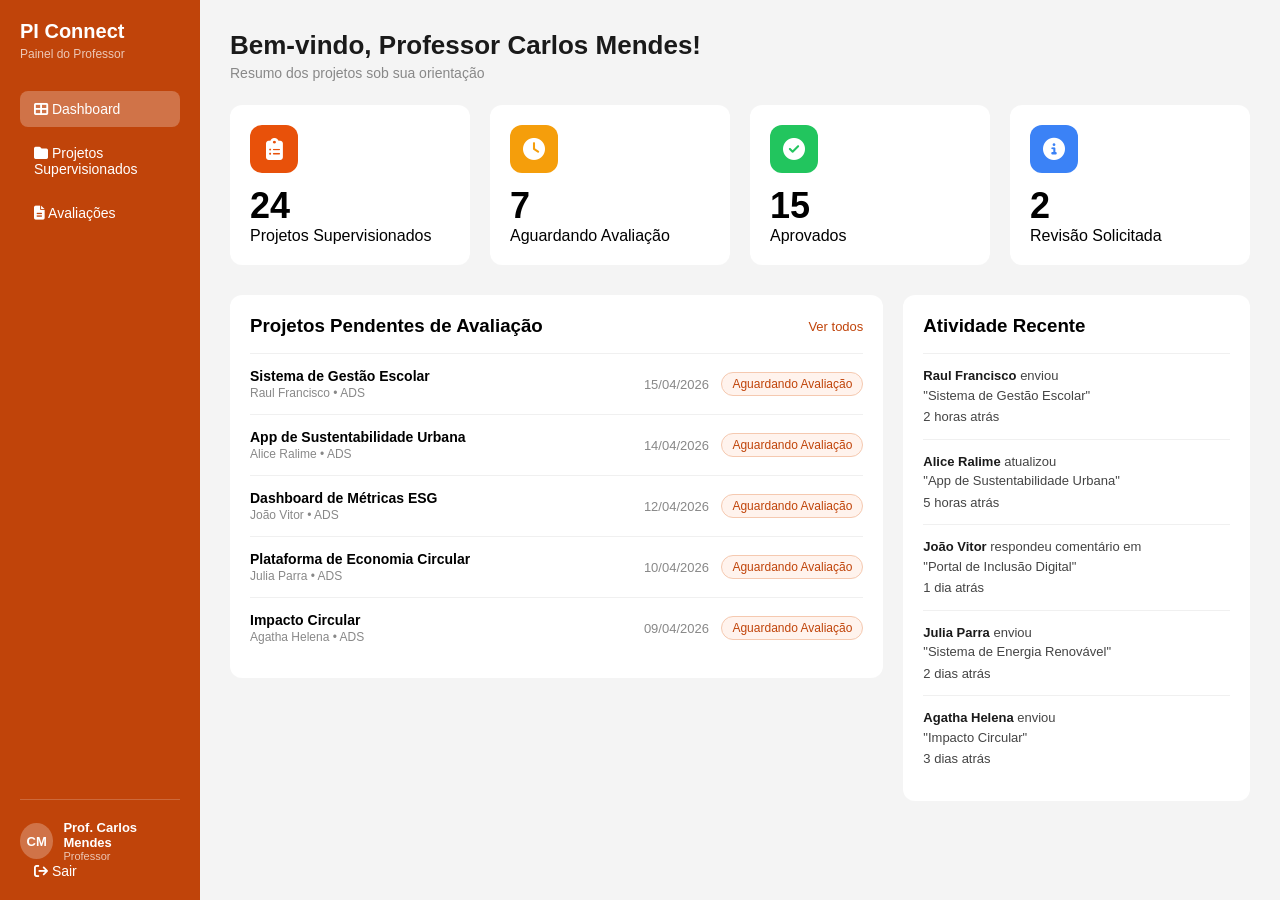
<file: Dashboard Professor/index.html>
<!DOCTYPE html>
<html lang="pt-br">
<head>
  <meta charset="UTF-8">
  <title>PI Connect</title>
  <link rel="stylesheet" href="style.css">
  <link rel="stylesheet" href="https://cdnjs.cloudflare.com/ajax/libs/font-awesome/6.5.0/css/all.min.css">
</head>
<body>

  <div class="pagina">

    <aside class="sidebar">

      <div class="sidebar-topo">
        <div class="sidebar-logo">
          <h2>PI Connect</h2>
          <p>Painel do Professor</p>
        </div>

        <nav class="sidebar-menu">
          <a href="#" class="menu-item ativo">
            <i class="fa-solid fa-table-cells-large"></i>
            Dashboard
          </a>
          <a href="#" class="menu-item">
            <i class="fa-solid fa-folder"></i>
            Projetos Supervisionados
          </a>
          <a href="#" class="menu-item">
            <i class="fa-solid fa-file-lines"></i>
            Avaliações
          </a>
        </nav>
      </div>

      <div class="sidebar-rodape">
        <div class="sidebar-usuario">
          <div class="avatar">CM</div>
          <div>
            <p class="nome-usuario">Prof. Carlos Mendes</p>
            <p class="tipo-usuario">Professor</p>
          </div>
        </div>

        <a href="#" class="menu-item sair">
          <i class="fa-solid fa-arrow-right-from-bracket"></i>
          Sair
        </a>
      </div>

    </aside>

    <main class="conteudo">

      <div class="boas-vindas">
        <h1>Bem-vindo, Professor Carlos Mendes!</h1>
        <p>Resumo dos projetos sob sua orientação</p>
      </div>

      <div class="cards">
  <div class="card">
    <div class="card-icone laranja">
      <i class="fa-solid fa-clipboard-list"></i>
    </div>
    <span class="numero">24</span>
    <p>Projetos Supervisionados</p>
  </div>

  <div class="card">
    <div class="card-icone amarelo">
      <i class="fa-solid fa-clock"></i>
    </div>
    <span class="numero">7</span>
    <p>Aguardando Avaliação</p>
  </div>

  <div class="card">
    <div class="card-icone verde">
      <i class="fa-solid fa-circle-check"></i>
    </div>
    <span class="numero">15</span>
    <p>Aprovados</p>
  </div>

  <div class="card">
    <div class="card-icone azul">
      <i class="fa-solid fa-circle-info"></i>
    </div>
    <span class="numero">2</span>
    <p>Revisão Solicitada</p>
  </div>
</div>

      <div class="secao-inferior">

        <div class="tabela-projetos">
          <div class="tabela-header">
            <h3>Projetos Pendentes de Avaliação</h3>
            <a href="#">Ver todos</a>
          </div>

          <div class="projeto-linha">
            <div>
              <p class="projeto-nome">Sistema de Gestão Escolar</p>
              <p class="projeto-aluno">Raul Francisco • ADS</p>
            </div>
            <span class="data">15/04/2026</span>
            <span class="badge">Aguardando Avaliação</span>
          </div>

          <div class="projeto-linha">
            <div>
              <p class="projeto-nome">App de Sustentabilidade Urbana</p>
              <p class="projeto-aluno">Alice Ralime • ADS</p>
            </div>
            <span class="data">14/04/2026</span>
            <span class="badge">Aguardando Avaliação</span>
          </div>

          <div class="projeto-linha">
            <div>
              <p class="projeto-nome">Dashboard de Métricas ESG</p>
              <p class="projeto-aluno">João Vitor • ADS</p>
            </div>
            <span class="data">12/04/2026</span>
            <span class="badge">Aguardando Avaliação</span>
          </div>

          <div class="projeto-linha">
            <div>
              <p class="projeto-nome">Plataforma de Economia Circular</p>
              <p class="projeto-aluno">Julia Parra • ADS</p>
            </div>
            <span class="data">10/04/2026</span>
            <span class="badge">Aguardando Avaliação</span>
          </div>

          <div class="projeto-linha">
            <div>
              <p class="projeto-nome">Impacto Circular</p>
              <p class="projeto-aluno">Agatha Helena • ADS</p>
            </div>
            <span class="data">09/04/2026</span>
            <span class="badge">Aguardando Avaliação</span>
          </div>

        </div>

        <div class="atividade">
          <h3>Atividade Recente</h3>

          <div class="atividade-item">
            <p><strong>Raul Francisco</strong> enviou</p>
            <p class="atividade-projeto">"Sistema de Gestão Escolar"</p>
            <p class="atividade-tempo">2 horas atrás</p>
          </div>

          <div class="atividade-item">
            <p><strong>Alice Ralime</strong> atualizou</p>
            <p class="atividade-projeto">"App de Sustentabilidade Urbana"</p>
            <p class="atividade-tempo">5 horas atrás</p>
          </div>

          <div class="atividade-item">
            <p><strong>João Vitor</strong> respondeu comentário em</p>
            <p class="atividade-projeto">"Portal de Inclusão Digital"</p>
            <p class="atividade-tempo">1 dia atrás</p>
          </div>

          <div class="atividade-item">
            <p><strong>Julia Parra</strong> enviou</p>
            <p class="atividade-projeto">"Sistema de Energia Renovável"</p>
            <p class="atividade-tempo">2 dias atrás</p>
          </div>

          <div class="atividade-item">
            <p><strong>Agatha Helena</strong> enviou</p>
            <p class="atividade-projeto">"Impacto Circular"</p>
            <p class="atividade-tempo">3 dias atrás</p>
          </div>

        </div>

      </div>

    </main>

  </div>

</body>
</html>
</file>
<file: Dashboard Professor/style.css>
* {
  margin: 0;
  padding: 0;
  box-sizing: border-box;
}

body {
  font-family: Arial, sans-serif;
  background-color: #f4f4f4;
}

.pagina {
  display: flex;
  height: 100vh;
}

.sidebar {
  width: 200px;
  background-color: #c0440a;
  color: white;
  padding: 20px;
  display: flex;
  flex-direction: column;
  justify-content: space-between;
}

.sidebar-logo h2 {
  font-size: 20px;
  font-weight: bold;
  margin-bottom: 4px;
}

.sidebar-logo p {
  font-size: 12px;
  opacity: 0.7;
  margin-bottom: 30px;
}

.sidebar-menu {
  display: flex;
  flex-direction: column;
  gap: 8px;
}

.menu-item {
  color: white;
  text-decoration: none;
  padding: 10px 14px;
  border-radius: 8px;
  font-size: 14px;
}

.menu-item:hover {
  background-color: rgba(255,255,255,0.15);
}

.menu-item.ativo {
  background-color: rgba(255,255,255,0.25);
}

.sidebar-usuario {
  display: flex;
  align-items: center;
  gap: 10px;
  padding-top: 20px;
  border-top: 1px solid rgba(255,255,255,0.2);
}

.avatar {
  width: 36px;
  height: 36px;
  border-radius: 50%;
  background-color: rgba(255,255,255,0.25);
  display: flex;
  align-items: center;
  justify-content: center;
  font-weight: bold;
  font-size: 13px;
}

.nome-usuario {
  font-size: 13px;
  font-weight: bold;
}

.tipo-usuario {
  font-size: 11px;
  opacity: 0.7;
}

.conteudo {
  flex: 1;
  padding: 30px;
  overflow-y: auto;
}

.boas-vindas {
  margin-bottom: 24px;
}

.boas-vindas h1 {
  font-size: 26px;
  font-weight: bold;
  color: #1a1a1a;
}

.boas-vindas p {
  font-size: 14px;
  color: #888;
  margin-top: 4px;
}

.cards {
  display: flex;
  gap: 20px;
  margin-bottom: 30px;
}

.card {
  background: white;
  border-radius: 12px;
  padding: 20px;
  flex: 1;
}

.numero {
  font-size: 36px;
  font-weight: bold;
  display: block;
}

.secao-inferior {
  display: flex;
  gap: 20px;
  align-items: flex-start;
}

.tabela-projetos {
  flex: 2;
  background: white;
  border-radius: 12px;
  padding: 20px;
}

.tabela-header {
  display: flex;
  justify-content: space-between;
  align-items: center;
  margin-bottom: 16px;
}

.tabela-header a {
  color: #c0440a;
  font-size: 13px;
  text-decoration: none;
}

.projeto-linha {
  display: flex;
  align-items: center;
  justify-content: space-between;
  padding: 14px 0;
  border-top: 1px solid #f0f0f0;
}

.projeto-linha > div {
  flex: 1;
}

.projeto-nome {
  font-size: 14px;
  font-weight: bold;
}

.projeto-aluno {
  font-size: 12px;
  color: #888;
  margin-top: 2px;
}

.data {
  min-width: 90px;
  text-align: center;
  font-size: 13px;
  color: #888;
}

.badge {
  background-color: #fff3ed;
  color: #c0440a;
  font-size: 12px;
  padding: 4px 10px;
  border-radius: 20px;
  border: 1px solid #f5c9b0;
}

.atividade {
  flex: 1;
  background: white;
  border-radius: 12px;
  padding: 20px;
}

.atividade h3 {
  margin-bottom: 16px;
}

.atividade-item {
  padding: 12px 0;
  border-top: 1px solid #f0f0f0;
}

.atividade-item p {
  font-size: 13px;
  color: #444;
  line-height: 1.5;
}

.atividade-item strong {
  color: #1a1a1a;
}

.atividade-projeto {
  color: #555 ;
}

.atividade-tempo {
  color: #aaa ;
  font-size: 12px ;
  margin-top: 2px;
}

.card-icone {
  width: 48px;
  height: 48px;
  border-radius: 12px;
  display: flex;
  align-items: center;
  justify-content: center;
  font-size: 22px;
  color: white;
  margin-bottom: 12px;
}

.laranja { background-color: #e8510a; }
.amarelo { background-color: #f59e0b; }
.verde   { background-color: #22c55e; }
.azul    { background-color: #3b82f6; }
</file>
